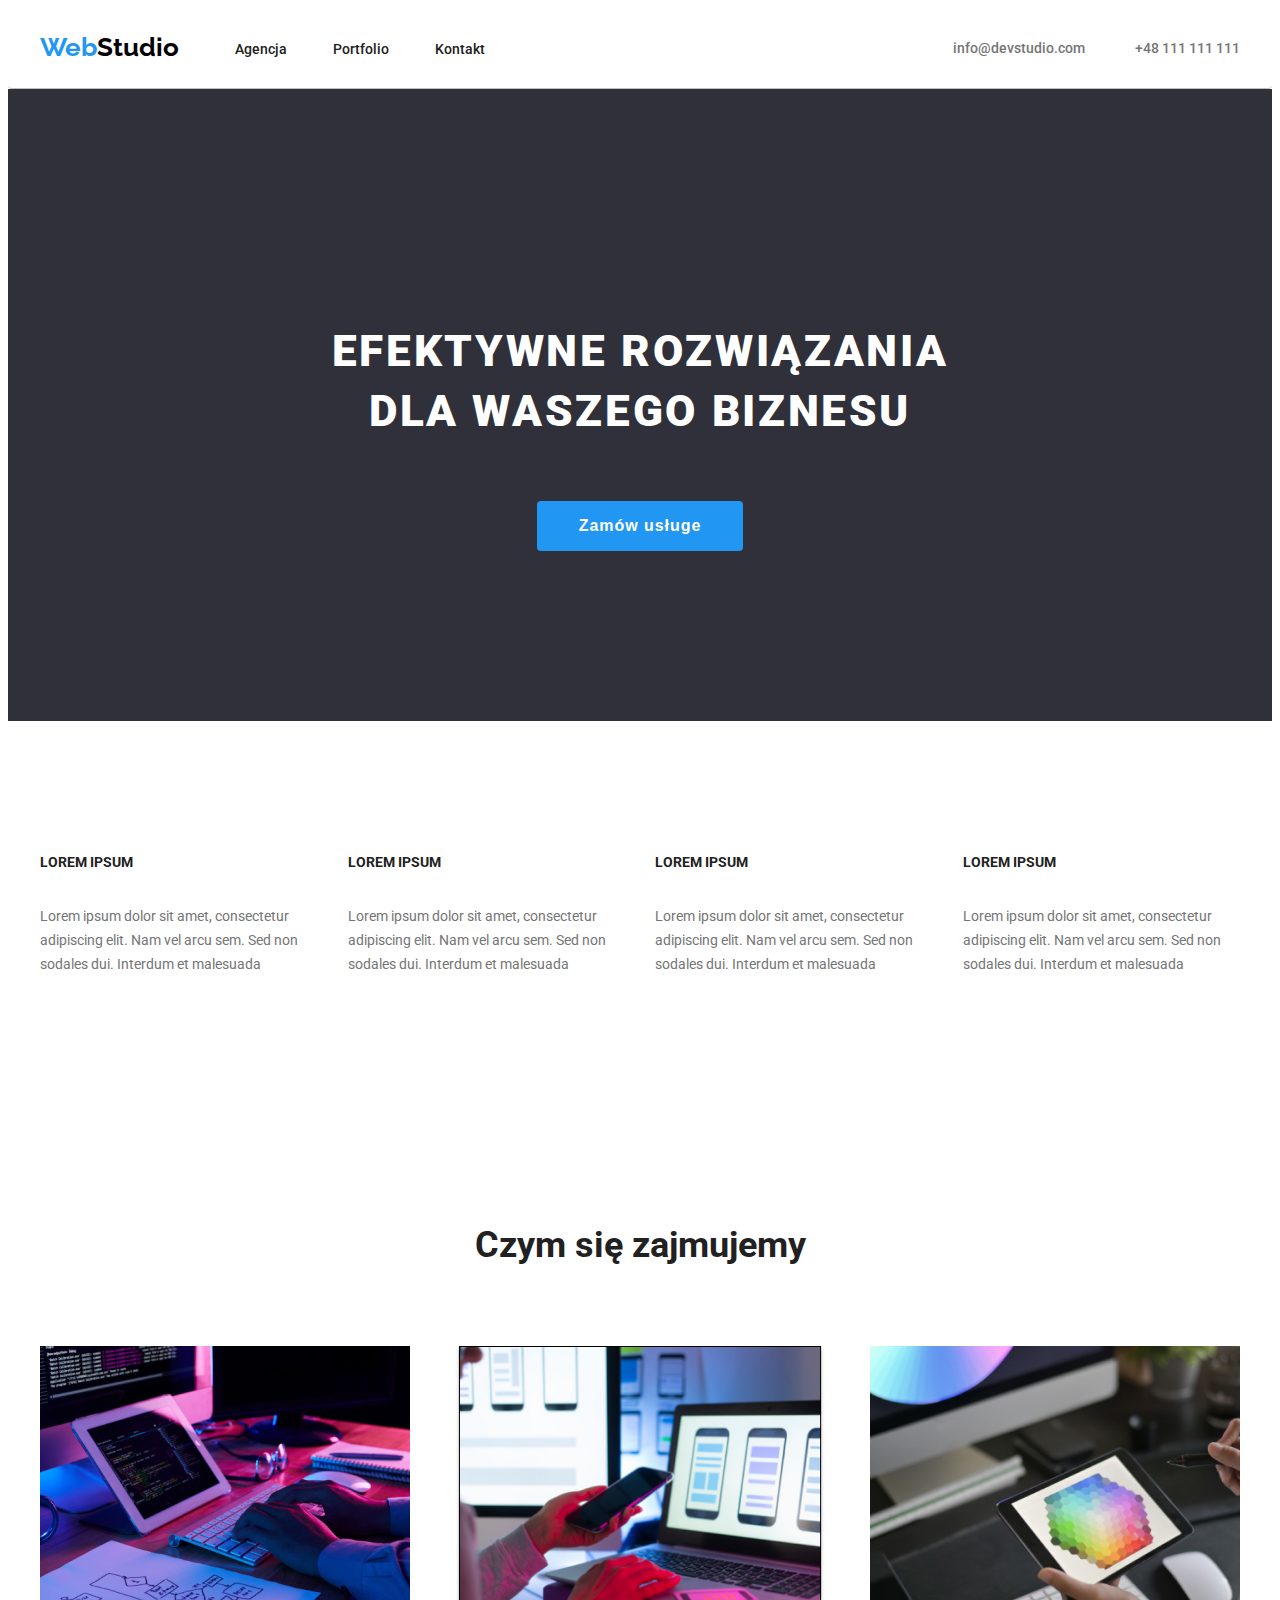
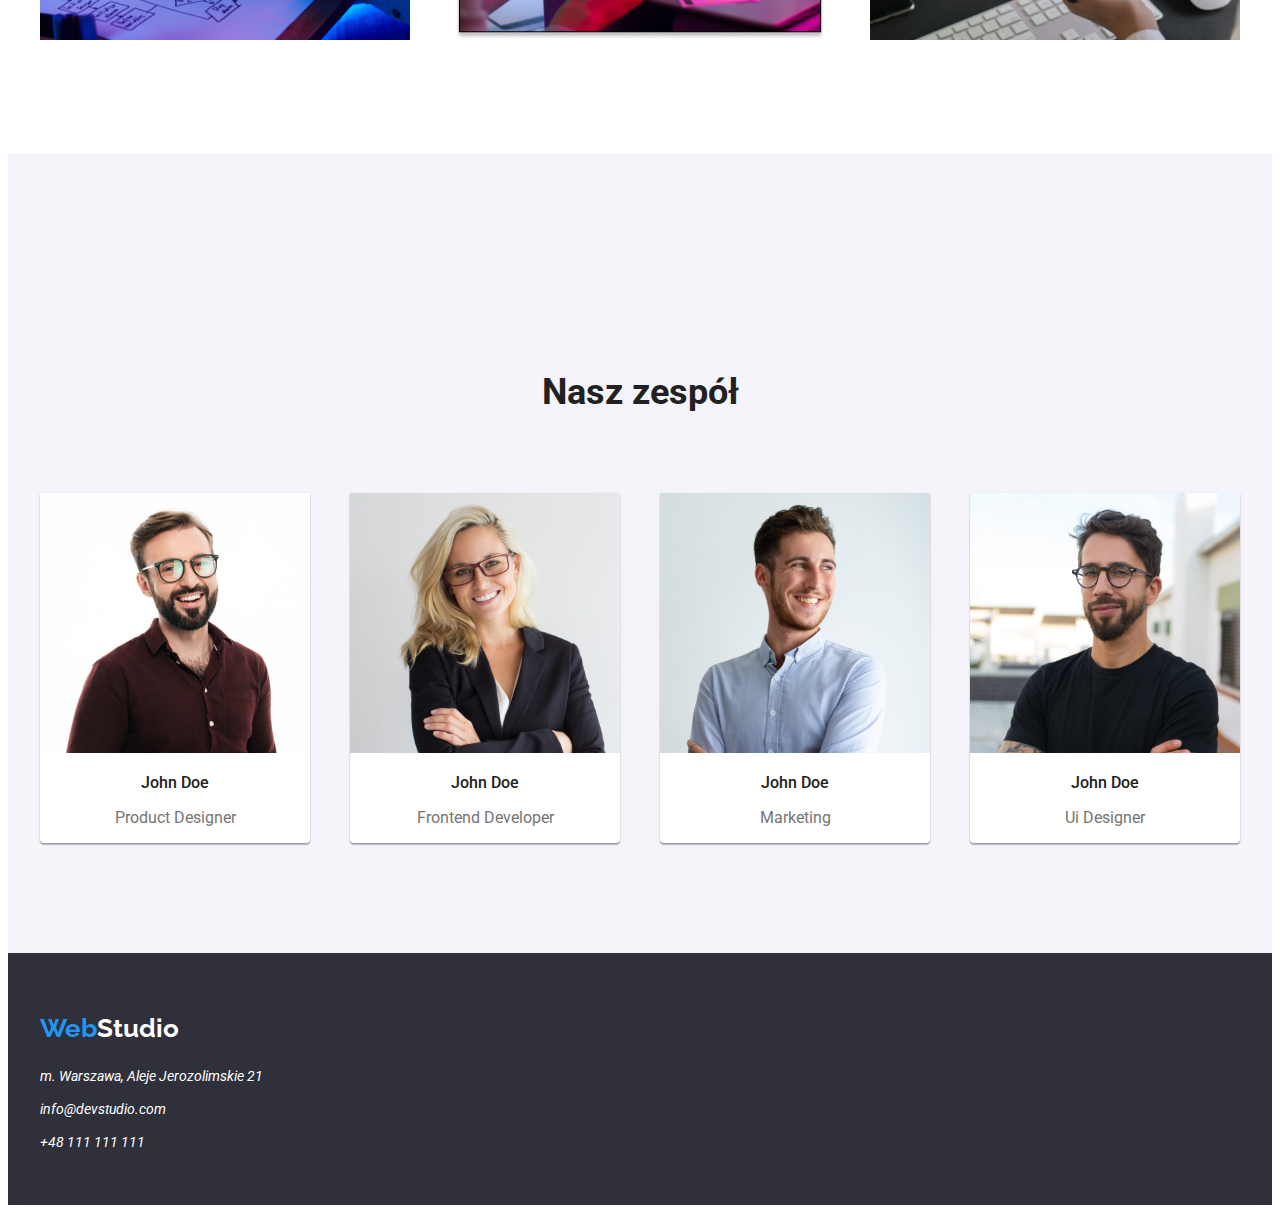
<file: index.html>
<!DOCTYPE html>
<html lang="en">
  <head>
    <meta charset="UTF-8" />
    <meta http-equiv="X-UA-Compatible" content="IE=edge" />
    <meta name="viewport" content="width=, initial-scale=1.0" />
    <title>WebStudio</title>
    <link
      rel="stylesheet"
      href="https://cdnjs.cloudflare.com/ajax/libs/modern-normalize/2.0.0/modern-normalize.min.css"
      integrity="sha512-4xo8blKMVCiXpTaLzQSLSw3KFOVPWhm/TRtuPVc4WG6kUgjH6J03IBuG7JZPkcWMxJ5huwaBpOpnwYElP/m6wg=="
      crossorigin="anonymous"
      referrerpolicy="no-referrer"
    />
    <link rel="stylesheet" href="./css/styles.css" />
    <link rel="preconnect" href="https://fonts.googleapis.com" />
    <link rel="preconnect" href="https://fonts.gstatic.com" crossorigin />
    <link
      href="https://fonts.googleapis.com/css2?family=Raleway:wght@700&family=Roboto:wght@400;500;700;900&display=swap"
      rel="stylesheet"
    />
    <style>
      body {
        font-family: "Roboto", sans-serif;
      }
    </style>
  </head>
  <body>
    <header>
      <div class="container">
        <div class="wrapper">
          <a href="/webstudio.html" class="logo"
            ><span class="web">Web</span>Studio</a
          >

          <nav class="nav-list">
            <menu class="menu-nav">
              <li><a href="">Agencja</a></li>
              <li><a href="./portfolio.html">Portfolio</a></li>
              <li><a href="">Kontakt</a></li>
            </menu>
          </nav>
          <div class="header-contact">
            <a class="contact" href="mailto:info@devstudio.com"
              >info@devstudio.com</a
            >
            <a class="contact" href="tel:+48111111111">+48 111 111 111 </a>
          </div>
        </div>
      </div>
    </header>

    <main>
      <div class="section-one">
        <div class="top">
          <h1 class="header-top">EFEKTYWNE ROZWIĄZANIA DLA WASZEGO BIZNESU</h1>
          <div class="buttomm">
            <button class="button-main" type="button">Zamów usługe</button>
          </div>
        </div>
      </div>

      <section>
        <div class="container">
          <ul class="lorem-ipsum-list">
            <li>
              <h5 class="lorem-ipsum-header">LOREM IPSUM</h5>
              <p class="text">
                Lorem ipsum dolor sit amet, consectetur adipiscing elit. Nam vel
                arcu sem. Sed non sodales dui. Interdum et malesuada
              </p>
            </li>

            <li>
              <h5 class="lorem-ipsum-header">LOREM IPSUM</h5>
              <p class="text">
                Lorem ipsum dolor sit amet, consectetur adipiscing elit. Nam vel
                arcu sem. Sed non sodales dui. Interdum et malesuada
              </p>
            </li>

            <li>
              <h5 class="lorem-ipsum-header">LOREM IPSUM</h5>
              <p class="text">
                Lorem ipsum dolor sit amet, consectetur adipiscing elit. Nam vel
                arcu sem. Sed non sodales dui. Interdum et malesuada
              </p>
            </li>

            <li>
              <h5 class="lorem-ipsum-header">LOREM IPSUM</h5>
              <p class="text">
                Lorem ipsum dolor sit amet, consectetur adipiscing elit. Nam vel
                arcu sem. Sed non sodales dui. Interdum et malesuada
              </p>
            </li>
          </ul>
        </div>
      </section>

      <section>
        <h2 class="header-two-section">Czym się zajmujemy</h2>
        <div class="container">
          <ul class="what-we-do-image">
            <li>
              <img
                src="./images/img1.jpg"
                width="370"
                height="294"
                alt="Programer
          working his desk office"
              />
            </li>

            <li>
              <img
                src="./images/img2.jpg"
                width="370"
                height="294"
                alt="Designers is working interface mobile phones"
              />
            </li>

            <li>
              <img
                src="./images/img3.jpg"
                width="370"
                height="294"
                alt="Creative artist web design with working colour selection graphic tablet"
              />
            </li>
          </ul>
        </div>
      </section>

      <section class="team-block">
        <div class="container">
          <h2 class="header-two">Nasz zespół</h2>
          <ul class="team-worker">
            <li class="team-worker-item">
              <figure class="image">
                <img
                  src="./images/img4.jpg"
                  width="270"
                  height="260"
                  alt="Man"
                />
                <figcaption class="caption">
                  <p class="name">John Doe</p>
                  <p class="profession">Product Designer</p>
                </figcaption>
              </figure>
            </li>

            <li class="team-worker-item">
              <figure class="image">
                <img
                  src="./images/img5.jpg"
                  width="270"
                  height="260"
                  alt="Woman"
                />
                <figcaption class="caption">
                  <p class="name">John Doe</p>
                  <p class="profession">Frontend Developer</p>
                </figcaption>
              </figure>
            </li>

            <li class="team-worker-item">
              <figure class="image">
                <img
                  src="./images/img6.jpg"
                  width="270"
                  height="260"
                  alt="Man"
                />
                <figcaption class="caption">
                  <p class="name">John Doe</p>
                  <p class="profession">Marketing</p>
                </figcaption>
              </figure>
            </li>

            <li class="team-worker-item">
              <figure class="image">
                <img
                  src="./images/img7.jpg"
                  width="270"
                  height="260"
                  alt="Man"
                />
                <figcaption class="caption">
                  <p class="name">John Doe</p>
                  <p class="profession">Ui Designer</p>
                </figcaption>
              </figure>
            </li>
          </ul>
        </div>
      </section>
    </main>

    <footer class="last-section">
      <div class="container">
        <div class="footer-address">
          <a href="/webstudio.html" class="logo-footer"
            ><span class="web">Web</span>Studio</a
          >
          <div class="link-footer">
            <address class="street">
              m. Warszawa, Aleje Jerozolimskie 21
            </address>

            <address class="address-footer">
              <a class="mail-footer" href="mailto:info@devstudio.com"
                >info@devstudio.com</a
              >
              <a href="tel:+48111111111">+48 111 111 111</a>
            </address>
          </div>
        </div>
      </div>
    </footer>
  </body>
</html>
</file>
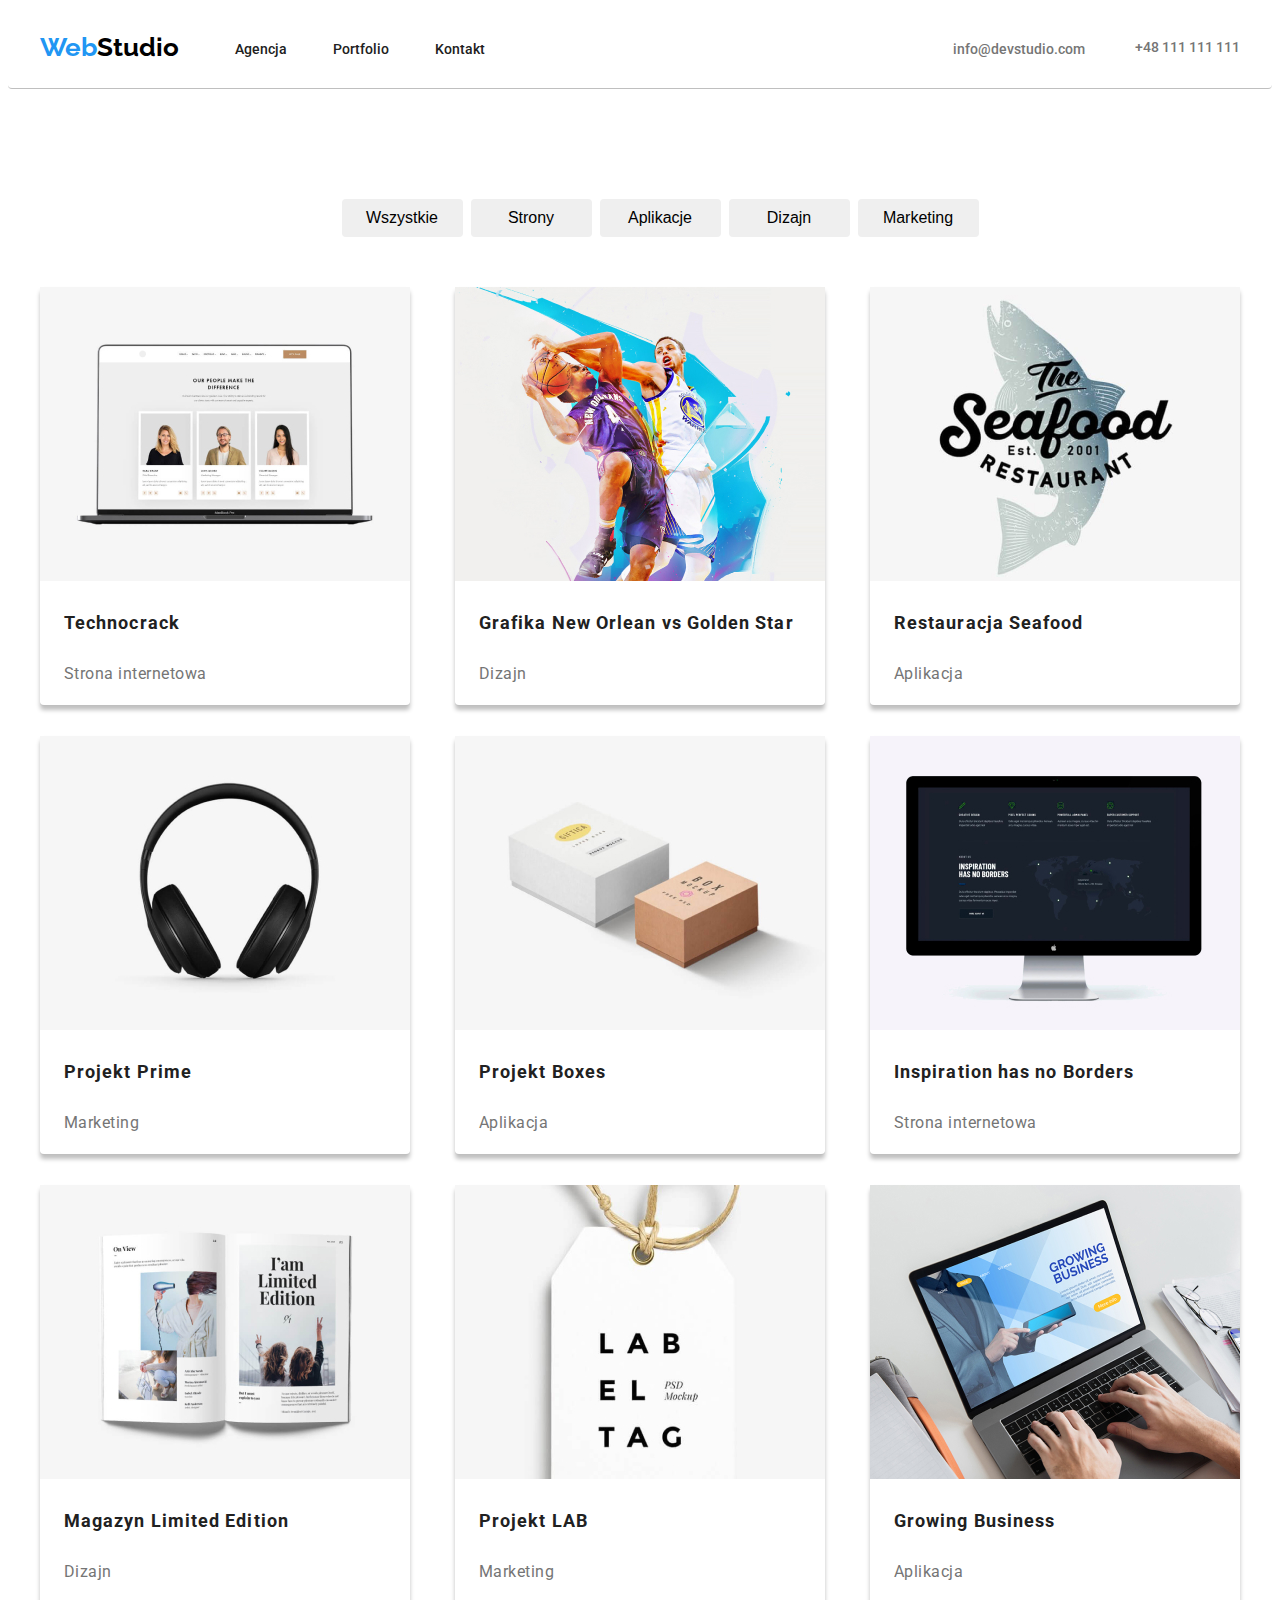
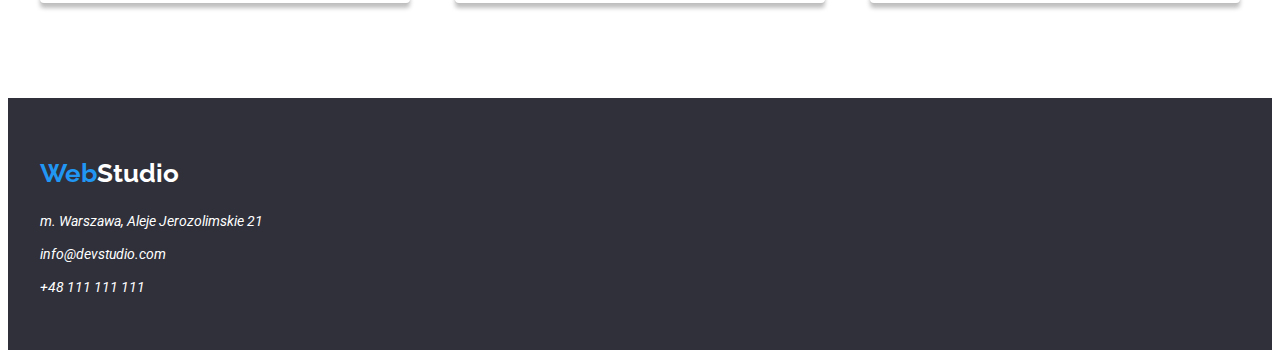
<file: portfolio.html>
<!DOCTYPE html>
<html lang="en">
  <head>
    <meta charset="UTF-8" />
    <meta http-equiv="X-UA-Compatible" content="IE=edge" />
    <meta name="viewport" content="width=device-width, initial-scale=1.0" />
    <title>Portfolio</title>
    <link
      rel="stylesheet"
      href="https://cdnjs.cloudflare.com/ajax/libs/modern-normalize/2.0.0/modern-normalize.min.css"
      integrity="sha512-4xo8blKMVCiXpTaLzQSLSw3KFOVPWhm/TRtuPVc4WG6kUgjH6J03IBuG7JZPkcWMxJ5huwaBpOpnwYElP/m6wg=="
      crossorigin="anonymous"
      referrerpolicy="no-referrer"
    />
    <link rel="stylesheet" href="./css/styles.css" />
    <link rel="preconnect" href="https://fonts.googleapis.com" />
    <link rel="preconnect" href="https://fonts.gstatic.com" crossorigin />
    <link
      href="https://fonts.googleapis.com/css2?family=Raleway:wght@700&family=Roboto:wght@400;500;700;900&display=swap"
      rel="stylesheet"
    />
    <style>
      body {
        font-family: "Roboto", sans-serif;
      }
    </style>
  </head>
  <body>
    <header>
      <div class="container">
        <div class="wrapper">
          <a href="/webstudio.html" class="logo"
            ><span class="web">Web</span>Studio</a
          >
          <nav class="nav-list">
            <menu class="menu-nav">
              <li><a href="./index.html">Agencja</a></li>
              <li><a href="">Portfolio</a></li>
              <li><a href="">Kontakt</a></li>
            </menu>
          </nav>
          <div class="header-contact">
            <div class="contact-mail">
              <a class="contact" href="mailto:info@devstudio.com"
                >info@devstudio.com</a
              >
            </div>
            <a class="contact" href="tel:+48111111111">+48 111 111 111 </a>
          </div>
        </div>
      </div>
    </header>

    <main>
      <section>
        <ul class="portfolio-button">
          <li>
            <button class="button-options" type="button">Wszystkie</button>
          </li>
          <li>
            <button class="button-options" type="button">Strony</button>
          </li>
          <li>
            <button class="button-options" type="button">Aplikacje</button>
          </li>
          <li>
            <button class="button-options" type="button">Dizajn</button>
          </li>
          <li>
            <button class="button-options" type="button">Marketing</button>
          </li>
        </ul>

        <div class="container">
          <ul class="portfolio-image">
            <li>
              <figure class="figure-border">
                <img
                  src="./images/portfolio1.jpg"
                  width="370"
                  height="294"
                  alt="laptop"
                />
                <figcaption>
                  <p class="figcaption-name">Technocrack</p>
                  <p class="figcaption-subname">Strona internetowa</p>
                </figcaption>
              </figure>
            </li>
            <li>
              <figure class="figure-border">
                <img
                  src="./images/portfolio2.jpg"
                  width="370"
                  height="294"
                  alt="basketball"
                />
                <figcaption>
                  <p class="figcaption-name">
                    Grafika New Orlean vs Golden Star
                  </p>
                  <p class="figcaption-subname">Dizajn</p>
                </figcaption>
              </figure>
            </li>
            <li>
              <figure class="figure-border">
                <img
                  src="./images/portfolio3.jpg"
                  width="370"
                  height="294"
                  alt="logo of restaurant"
                />
                <figcaption>
                  <p class="figcaption-name">Restauracja Seafood</p>
                  <p class="figcaption-subname">Aplikacja</p>
                </figcaption>
              </figure>
            </li>
            <li>
              <figure class="figure-border">
                <img
                  src="./images/portfolio4.jpg"
                  width="370"
                  height="294"
                  alt="headphones"
                />
                <figcaption>
                  <p class="figcaption-name">Projekt Prime</p>
                  <p class="figcaption-subname">Marketing</p>
                </figcaption>
              </figure>
            </li>
            <li>
              <figure class="figure-border">
                <img
                  src="./images/portfolio5.jpg"
                  width="370"
                  height="294"
                  alt="boxes"
                />
                <figcaption>
                  <p class="figcaption-name">Projekt Boxes</p>
                  <p class="figcaption-subname">Aplikacja</p>
                </figcaption>
              </figure>
            </li>
            <li>
              <figure class="figure-border">
                <img
                  src="./images/portfolio6.jpg"
                  width="370"
                  height="294"
                  alt="computer"
                />
                <figcaption>
                  <p class="figcaption-name">Inspiration has no Borders</p>
                  <p class="figcaption-subname">Strona internetowa</p>
                </figcaption>
              </figure>
            </li>
            <li>
              <figure class="figure-border">
                <img
                  src="./images/portfolio7.jpg"
                  width="370"
                  height="294"
                  alt="magazine"
                />
                <figcaption>
                  <p class="figcaption-name">Magazyn Limited Edition</p>
                  <p class="figcaption-subname">Dizajn</p>
                </figcaption>
              </figure>
            </li>
            <li>
              <figure class="figure-border">
                <img
                  src="./images/portfolio8.jpg"
                  width="370"
                  height="294"
                  alt="label"
                />
                <figcaption>
                  <p class="figcaption-name">Projekt LAB</p>
                  <p class="figcaption-subname">Marketing</p>
                </figcaption>
              </figure>
            </li>
            <li>
              <figure class="figure-border">
                <img
                  src="./images/portfolio9.jpg"
                  width="370"
                  height="294"
                  alt="man typing on laptop"
                />
                <figcaption>
                  <p class="figcaption-name">Growing Business</p>
                  <p class="figcaption-subname">Aplikacja</p>
                </figcaption>
              </figure>
            </li>
          </ul>
        </div>
      </section>
    </main>

    <footer class="last-section">
      <div class="container">
        <div class="footer-address">
          <a href="/webstudio.html" class="logo-footer"
            ><span class="web">Web</span>Studio</a
          >
          <div class="link-footer">
            <address class="street">
              m. Warszawa, Aleje Jerozolimskie 21
            </address>
            <address class="address-footer">
              <a class="mail-footer" href="mailto:info@devstudio.com"
                >info@devstudio.com</a
              >
              <a href="tel:+48111111111">+48 111 111 111</a>
            </address>
          </div>
        </div>
      </div>
    </footer>
  </body>
</html>
</file>
<file: css/styles.css>
.logo {
  color: #000000;
  font-family: Raleway;
  font-style: bold;
  font-size: 26px;
  font-weight: 700;
  line-height: 31px;
  margin-top: 24px;
  margin-bottom: 25px;
}

.web {
  color: #2196f3;
}

.contact {
  color: #757575;
  font-size: 14px;
  font-weight: 500;
  line-height: 16px;
}

.contact:hover {
  color: #2196f3;
}

.section-one {
  background: #2f303a;
  width: 1600px;
  height: 600px;
  max-width: 100%;
  padding-top: 32px;
}

.header-top {
  color: #ffffff;
  font-size: 44px;
  font-weight: 900;
  line-height: 60px;
  text-align: center;
  letter-spacing: 0.06em;
  width: 696px;
  margin: 0 auto;
  margin-bottom: 30px;
}

.button-main {
  background: #2196f3;
  color: #ffffff;
  font-size: 16px;
  font-weight: 700;
  line-height: 30px;
  cursor: pointer;
  letter-spacing: 0.06em;
  text-align: center;
  min-width: 200px;
  border: none;
  border-radius: 4px;
  padding: 10px 42px;
}

.lorem-ipsum-header {
  color: #212121;
  font-size: 14px;
  font-weight: 700;
  line-height: 16px;
  padding-bottom: 10px;
}

.text {
  color: #757575;
  font-size: 14px;
  font-weight: 400;
  line-height: 24px;
}

.header-two {
  color: #212121;
  font-size: 36px;
  font-weight: 700;
  line-height: 42px;
  display: flex;
  justify-content: center;
  padding-bottom: 50px;
  padding-top: 94px;
}

.header-two-section {
  color: #212121;
  font-size: 36px;
  font-weight: 700;
  line-height: 42px;
  display: flex;
  justify-content: center;
  padding-bottom: 50px;
}

.name {
  color: #212121;
  font-size: 16px;
  font-weight: 500;
  line-height: 19px;
}

.profession {
  color: #757575;
  font-size: 16px;
  font-weight: 400;
  line-height: 19px;
}

.last-section {
  background: #2f303a;
  height: 252px;
}

.street {
  color: #ffffff;
  font-size: 14px;
  font-weight: 400;
  line-height: 24px;
  padding-bottom: 9px;
}

.logo-footer {
  color: #ffffff;
  font-family: Raleway;
  font-style: bold;
  font-size: 26px;
  font-weight: 700;
  line-height: 31px;
  padding-top: 60px;
}

.address-footer a {
  color: #ffffff;
  font-size: 14px;
  font-weight: 400;
  line-height: 24px;
  display: block;
}

.address-footer a:hover {
  color: #2196f3;
}

.menu-nav a {
  color: #212121;
  font-size: 14px;
  font-weight: 500;
  line-height: 16px;
}

.menu-nav {
  display: flex;
  justify-content: space-between;
  gap: 46px;
}

.nav-list {
  margin-right: 453px;
  margin-top: 32px;
  margin-bottom: 32px;
}

.menu-nav a:hover {
  color: #2196f3;
}

a {
  text-decoration: none;
}

.button-options {
  font-size: 16px;
  font-weight: 500;
  line-height: 26px;
  cursor: pointer;
  border: none;
  width: 121px;
  height: 38px;
  border-radius: 4px;
}

.button-options:hover {
  background: #2196f3;
  color: #ffffff;
}

.button-options:focus {
  background: #2196f3;
  color: #ffffff;
}

.figcaption-name {
  color: #212121;
  font-size: 18px;
  font-weight: 700;
  line-height: 36px;
  margin-top: 20px;
  padding-left: 24px;
  padding-right: 24px;
  letter-spacing: 0.06em;
}

.figcaption-subname {
  color: #757575;
  font-size: 16px;
  font-weight: 400;
  line-height: 30px;
  margin-top: 4px;
  padding-left: 24px;
  padding-right: 24px;
  letter-spacing: 0.03em;
}

ul {
  list-style-type: none;
}

menu {
  list-style-type: none;
}

.figure-border {
  border-bottom: 1px solid rgba(0, 0, 0, 0.25);
  border-radius: 4px;
  box-shadow: 0px 4px 4px rgba(0, 0, 0, 0.25);
}

.container {
  width: 1200px;
  max-width: 100%;
  margin: 0 auto;
}

.wrapper {
  display: flex;
  justify-content: space-between;
  align-items: center;
  height: 80px;
}

.buttomm {
  display: flex;
  justify-content: center;
  align-items: center;
  padding-top: 30px;
  padding-bottom: 200px;
}

.top {
  padding-top: 200px;
  padding-bottom: 280px;
}

.lorem-ipsum-list {
  display: flex;
  gap: 30px;
  justify-content: center;
  list-style: none;
  padding: 0;
}

.what-we-do-image {
  display: flex;
  justify-content: space-between;
  gap: 30px;
  padding: 0;
}

.team-worker {
  display: flex;
  justify-content: space-between;
  gap: 30px;
  padding: 0;
}

.team-worker-item {
  text-align: center;
  box-shadow: 0px 1px 3px rgba(0, 0, 0, 0.12), 0px 1px 1px rgba(0, 0, 0, 0.14),
    0px 2px 1px rgba(0, 0, 0, 0.2);
  border-radius: 0px 0px 4px 4px;
  width: 270px;
  background: #ffffff;
}

.image {
  margin: 0;
}

.header-contact {
  display: flex;
  gap: 50px;
  margin-top: 32px;
  margin-bottom: 32px;
}

.footer-address {
  padding-top: 60px;
}

.link-footer {
  padding-top: 20px;
  display: block;
}

.mail-footer {
  padding-bottom: 9px;
}

.portfolio-button {
  display: flex;
  justify-content: center;
  gap: 8px;
  padding-bottom: 34px;
}

.portfolio-image {
  gap: 30px;
  padding: 0;
  margin: 0;
  display: flex;
  flex-wrap: wrap;
  flex-basis: calc((100% - 30px) / 3);
  justify-content: space-between;
}

section {
  padding-top: 94px;
  padding-bottom: 94px;
}

figure.figure-border {
  margin: 0 auto;
}

.caption {
  background: #ffffff;
}

header {
  border-bottom: 1px solid rgba(0, 0, 0, 0.25);
  border-radius: 4px;
}

.team-block {
  background: #f5f4fa;
}
</file>
